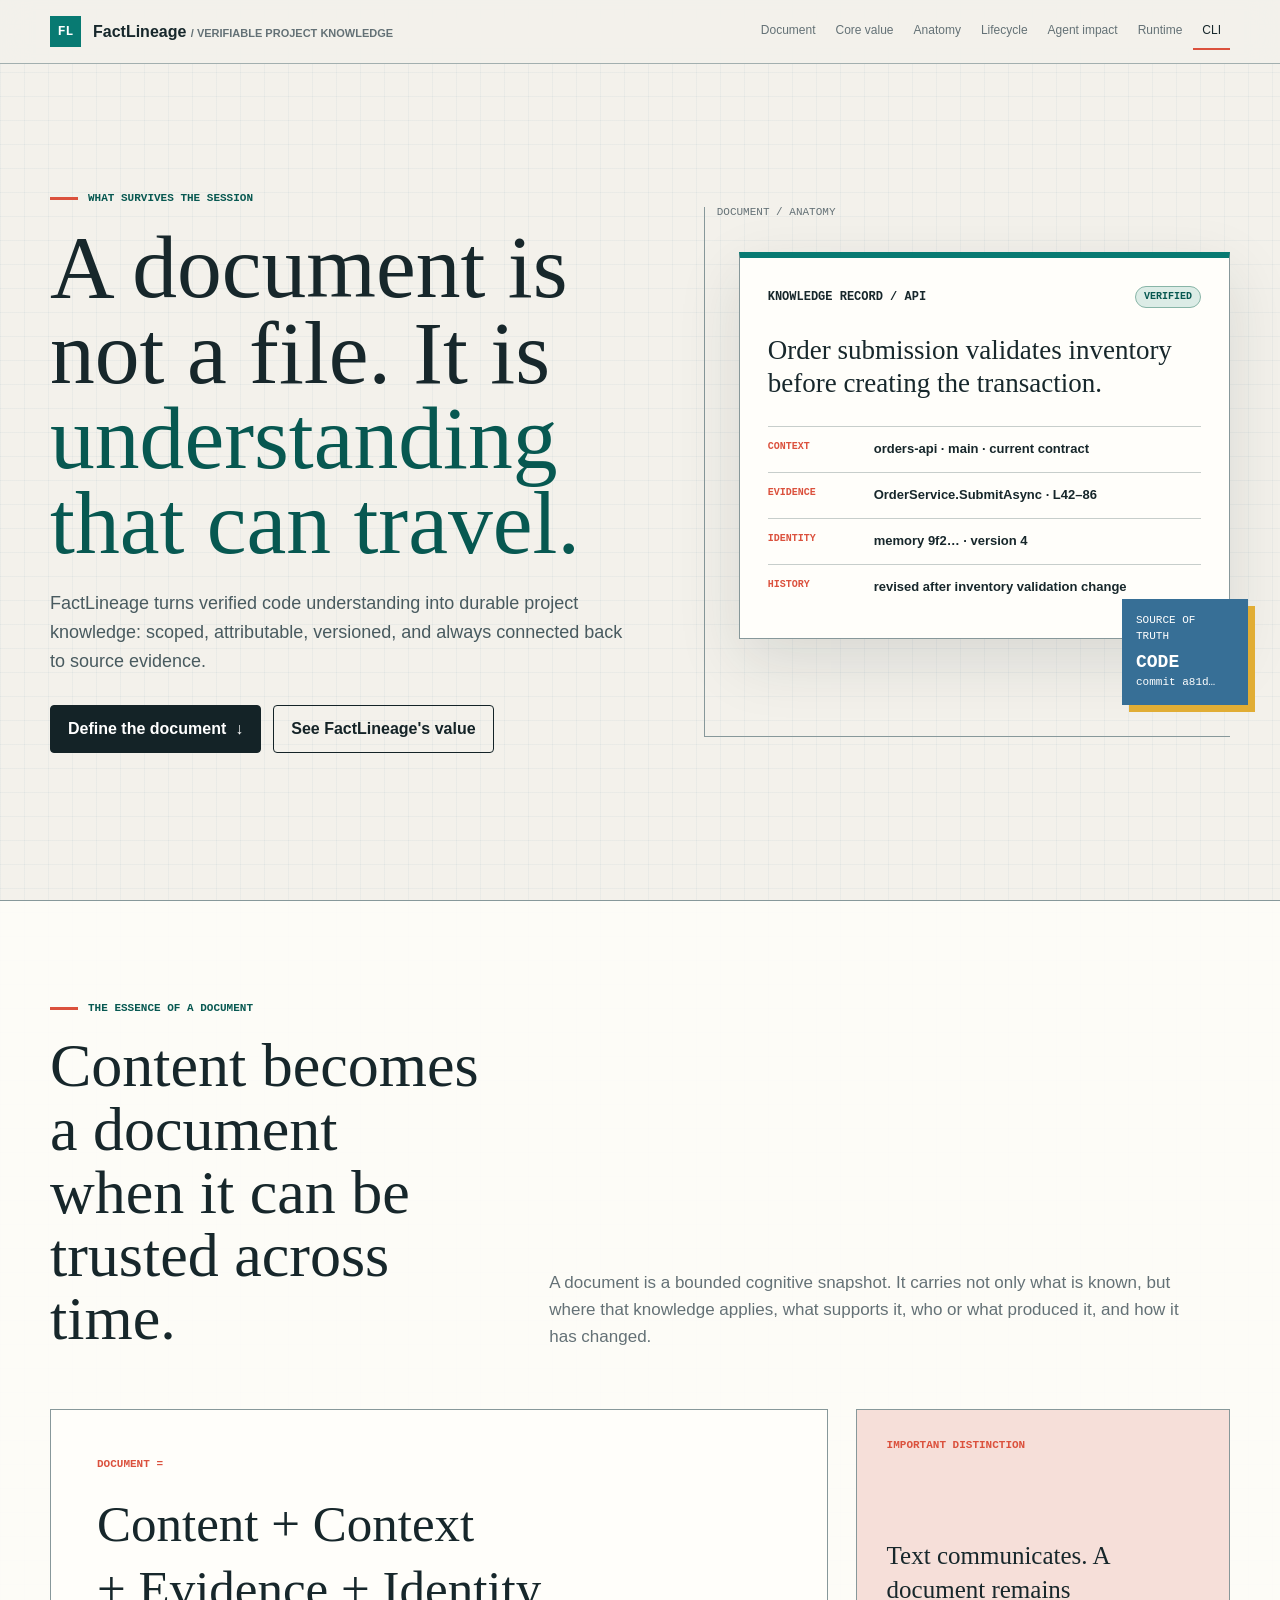
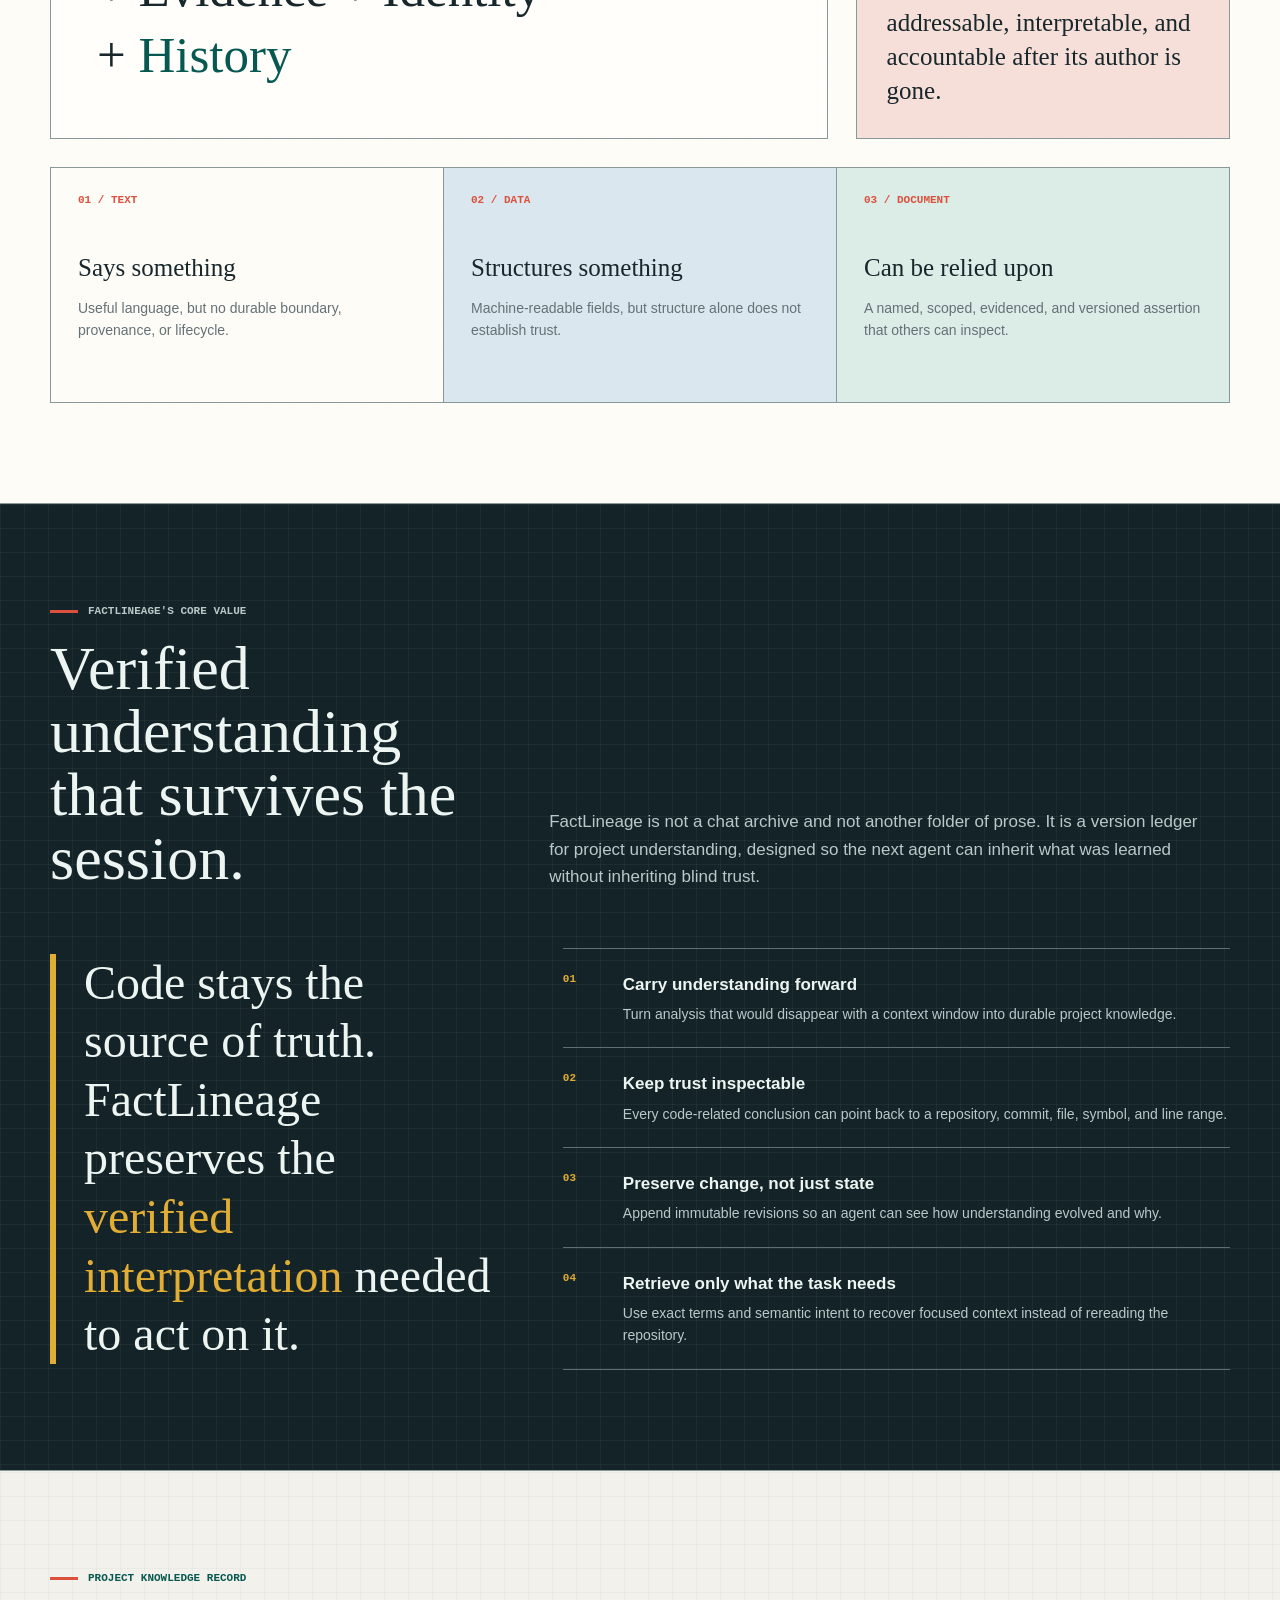
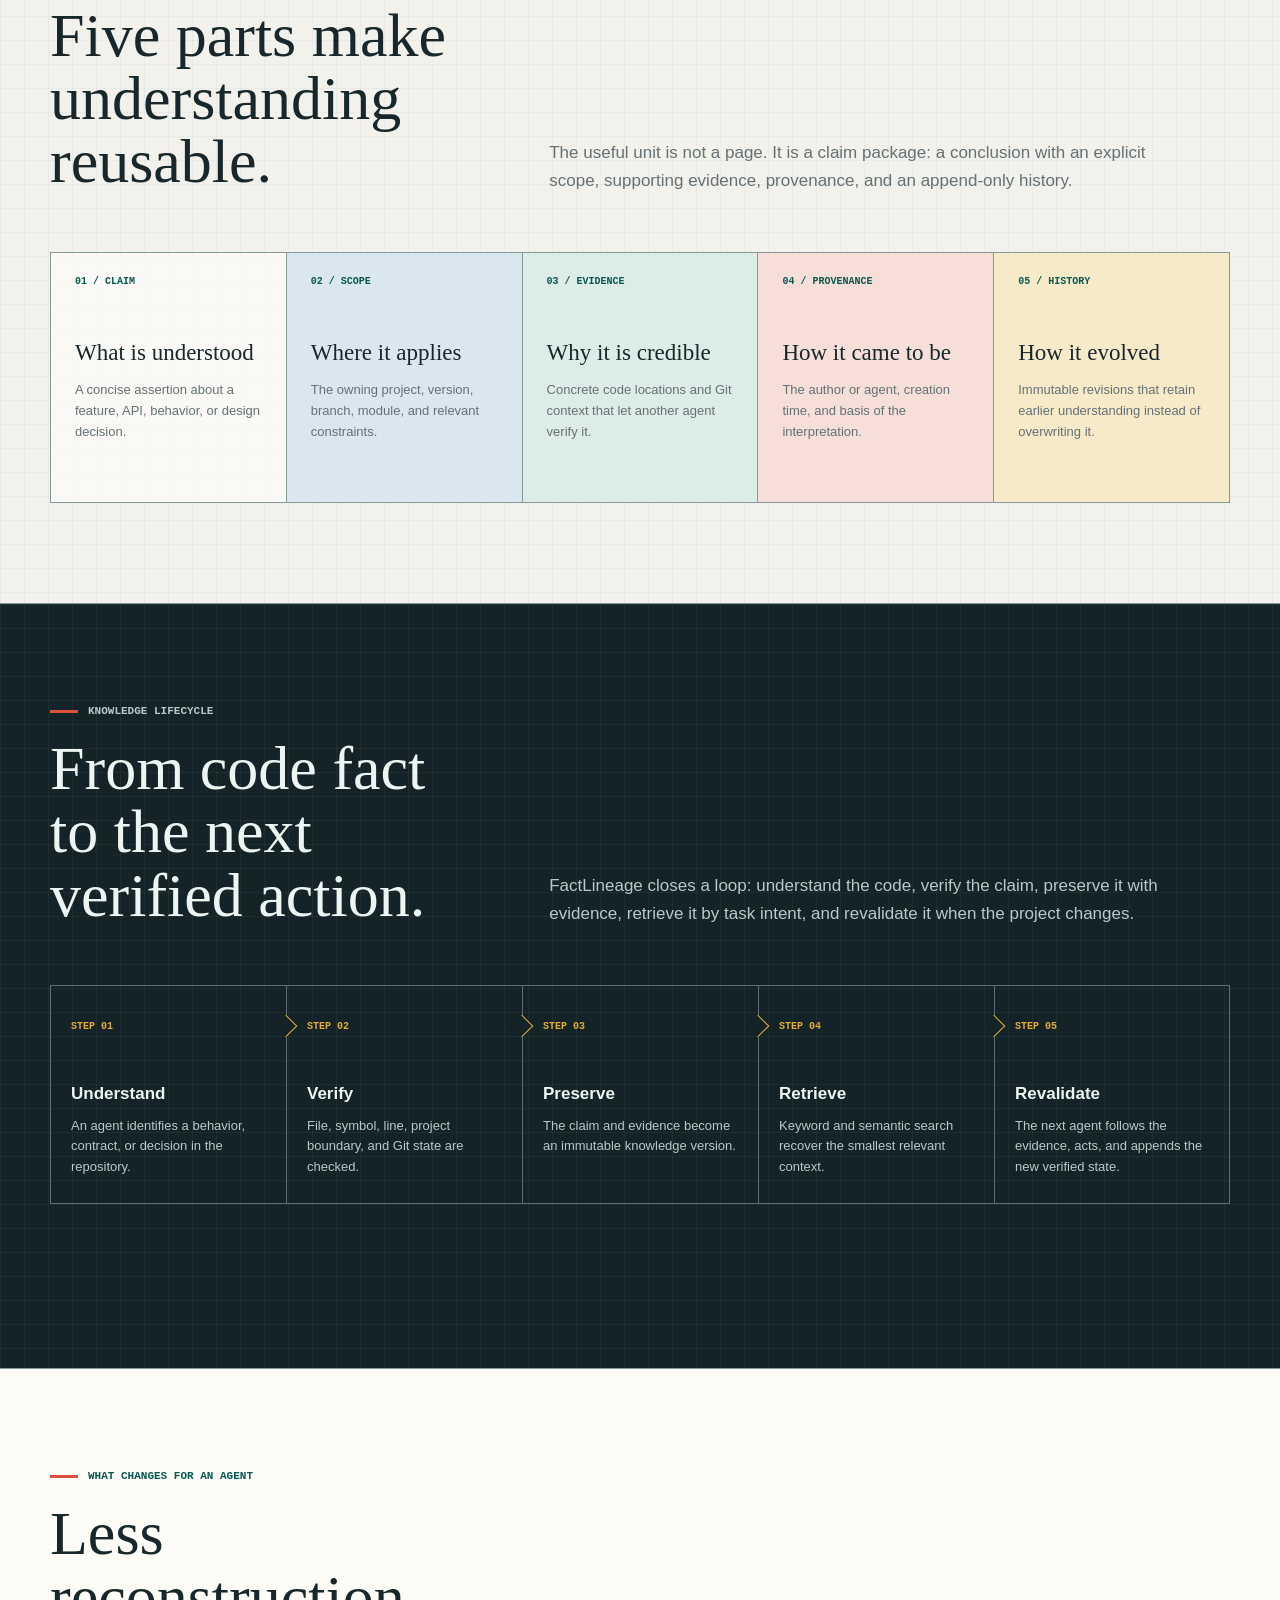
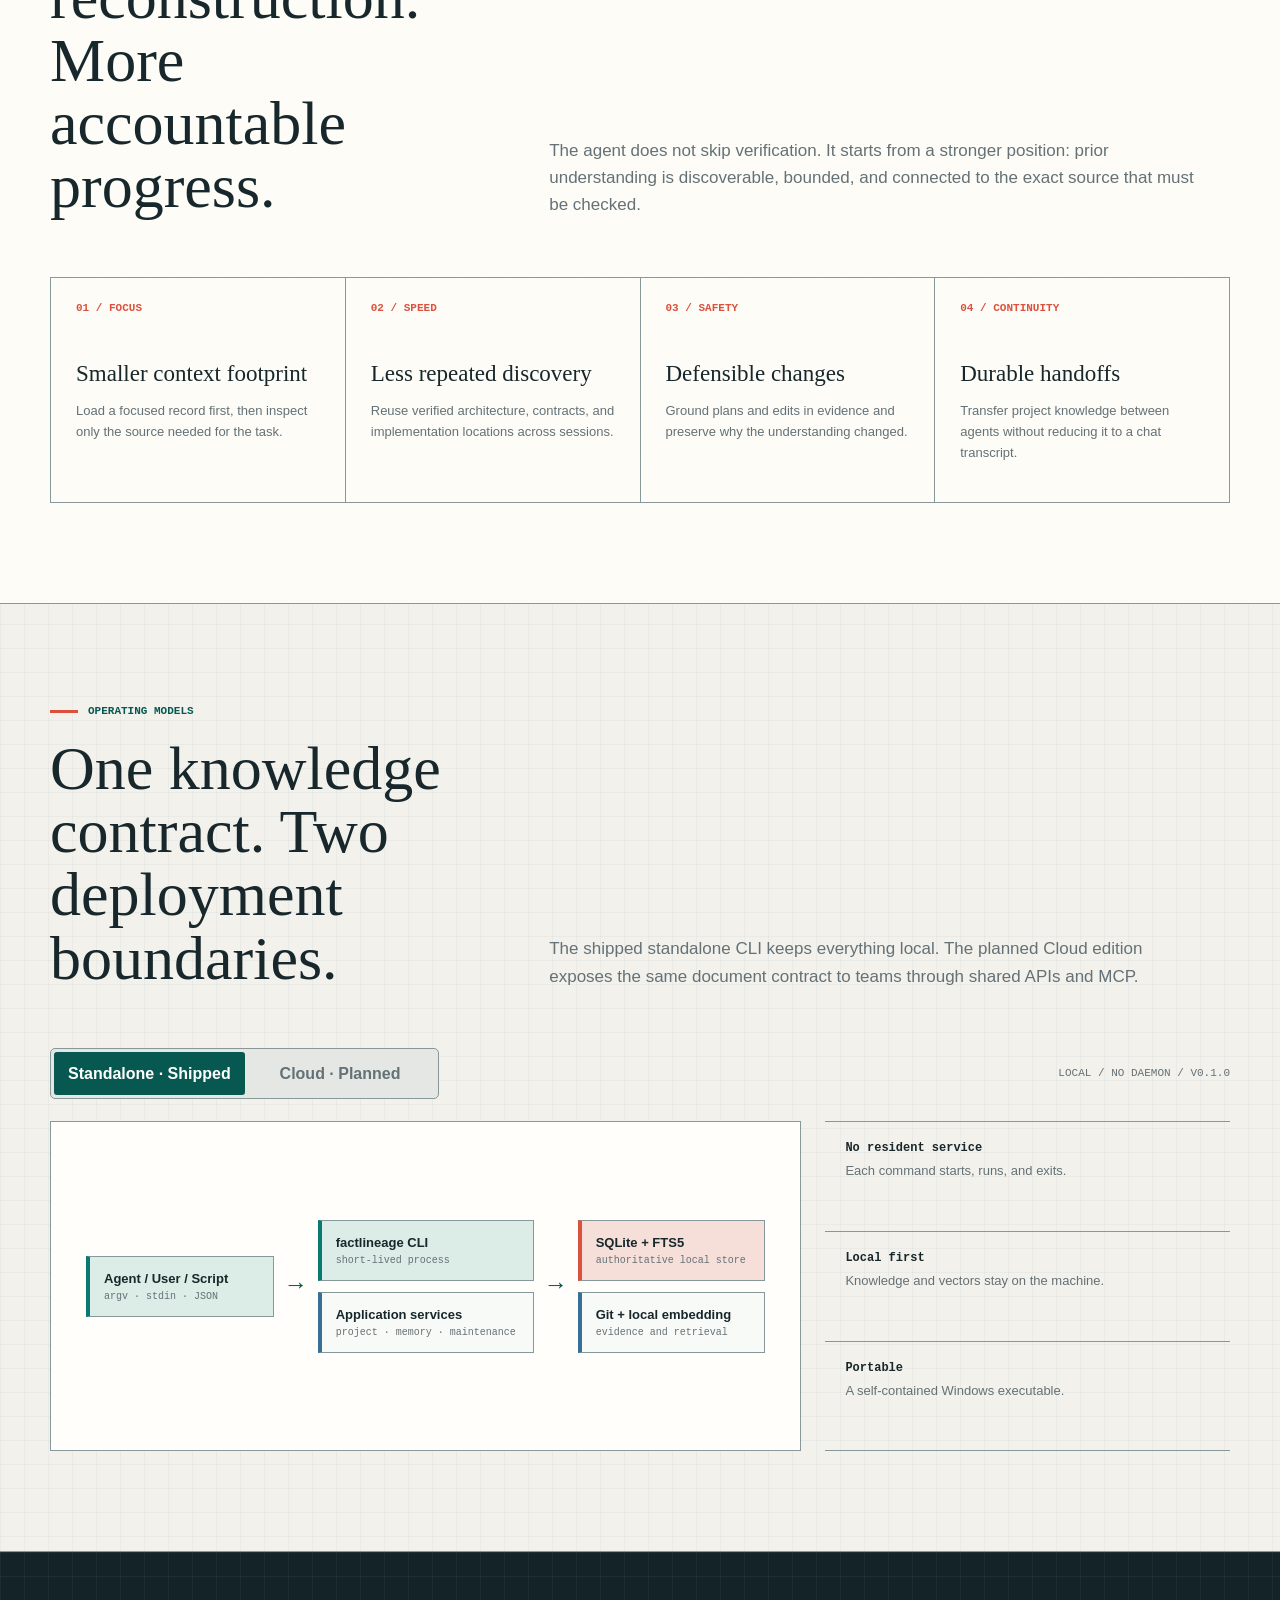
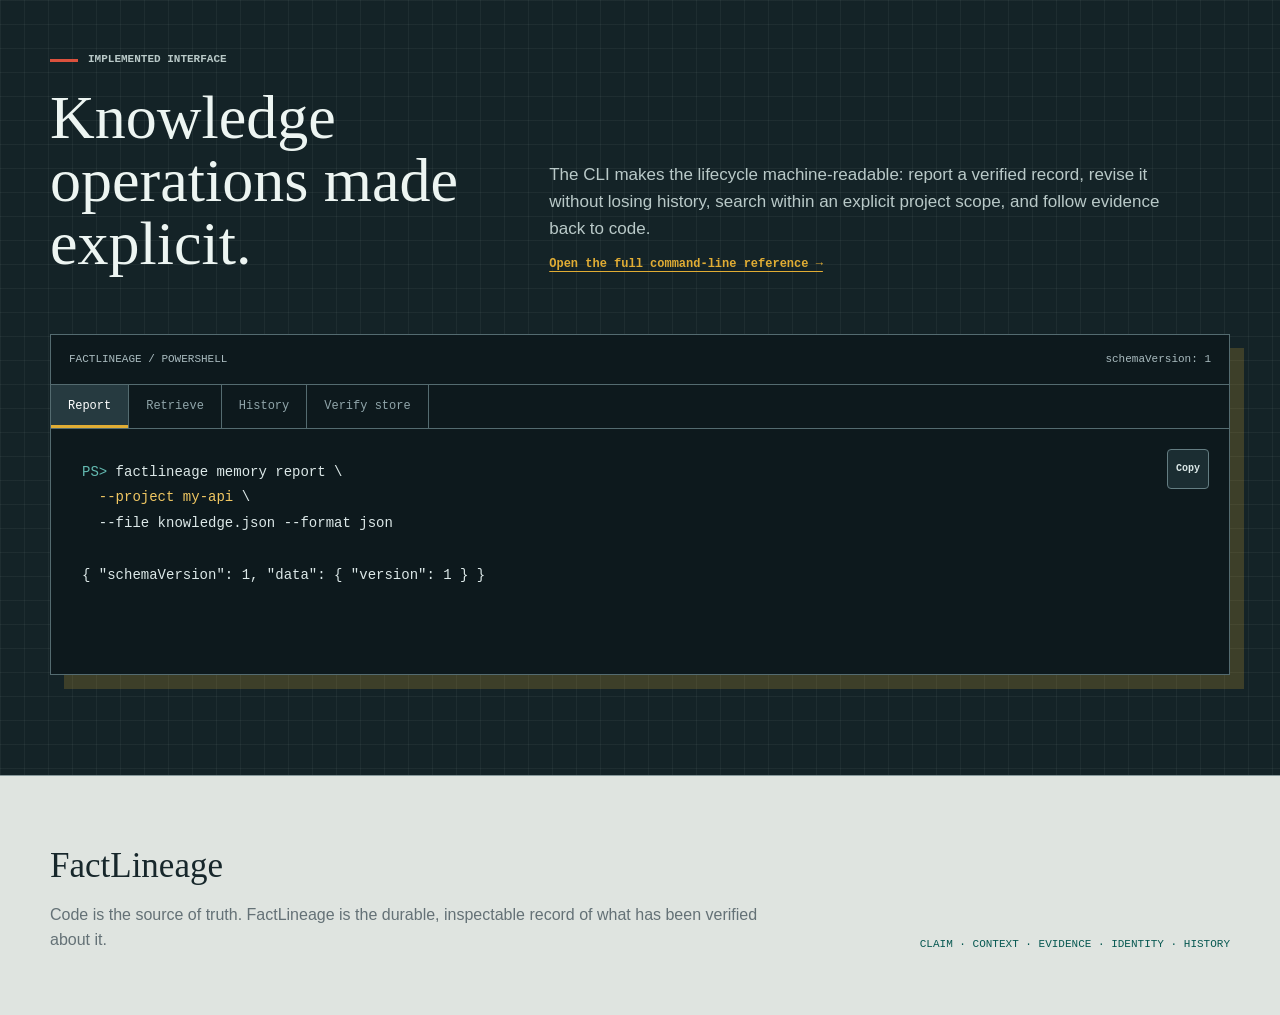
<file: index.html>
<!DOCTYPE html>
<html lang="en">
<head>
  <meta charset="UTF-8">
  <meta name="viewport" content="width=device-width, initial-scale=1.0">
  <meta name="description" content="FactLineage turns verified code understanding into durable, traceable project knowledge.">
  <title>FactLineage | Verifiable Project Knowledge</title>
  <style>
    :root {
      --paper: #f3f1eb;
      --surface: #fffefa;
      --ink: #17272b;
      --muted: #647176;
      --line: #c7cecb;
      --line-dark: #87989a;
      --teal: #087a72;
      --teal-dark: #075851;
      --teal-soft: #dcece6;
      --coral: #db513d;
      --coral-soft: #f6dfd9;
      --gold: #e1ad34;
      --blue: #376f96;
      --blue-soft: #dbe7ee;
      --night: #142327;
      --mono: "Cascadia Code", "SFMono-Regular", Consolas, monospace;
      --sans: "Aptos", "Segoe UI", sans-serif;
      --display: Georgia, "Times New Roman", serif;
      --shadow: 0 22px 60px rgba(23, 39, 43, 0.12);
    }

    * { box-sizing: border-box; }
    html { scroll-behavior: smooth; }
    body {
      margin: 0;
      color: var(--ink);
      background-color: var(--paper);
      background-image:
        linear-gradient(rgba(55, 111, 150, 0.05) 1px, transparent 1px),
        linear-gradient(90deg, rgba(55, 111, 150, 0.05) 1px, transparent 1px);
      background-size: 24px 24px;
      font-family: var(--sans);
      line-height: 1.6;
    }

    button, a { -webkit-tap-highlight-color: transparent; }
    button { font: inherit; }
    a { color: inherit; }
    h1, h2, h3, p { margin-top: 0; }

    .skip-link {
      position: fixed;
      top: 8px;
      left: 8px;
      z-index: 100;
      padding: 8px 12px;
      color: white;
      background: var(--night);
      transform: translateY(-150%);
    }

    .skip-link:focus { transform: translateY(0); }
    .topbar {
      position: sticky;
      top: 0;
      z-index: 20;
      height: 64px;
      display: flex;
      align-items: center;
      justify-content: space-between;
      padding: 0 max(24px, calc((100vw - 1180px) / 2));
      border-bottom: 1px solid rgba(135, 152, 154, 0.75);
      background: rgba(243, 241, 235, 0.93);
      backdrop-filter: blur(14px);
    }

    .brand { display: flex; align-items: center; gap: 12px; font-weight: 800; text-decoration: none; }
    .brand-mark {
      width: 31px;
      height: 31px;
      display: grid;
      place-items: center;
      color: white;
      background: var(--teal);
      font: 700 13px/1 var(--mono);
    }

    .brand small { color: var(--muted); font-size: 11px; font-weight: 700; }
    .nav { display: flex; align-items: center; gap: 2px; }
    .nav a {
      padding: 8px 9px;
      border-bottom: 2px solid transparent;
      color: var(--muted);
      font-size: 12px;
      text-decoration: none;
    }

    .nav a:hover, .nav a.active { color: var(--ink); border-color: var(--coral); }
    .eyebrow {
      display: flex;
      align-items: center;
      gap: 10px;
      margin: 0 0 18px;
      color: var(--teal-dark);
      font: 700 11px/1.4 var(--mono);
      text-transform: uppercase;
    }

    .eyebrow::before {
      width: 28px;
      height: 3px;
      flex: 0 0 auto;
      background: var(--coral);
      content: "";
    }

    .hero {
      min-height: calc(100vh - 64px);
      display: grid;
      grid-template-columns: minmax(0, 1.05fr) minmax(420px, 0.95fr);
      align-items: center;
      gap: 72px;
      width: min(1180px, calc(100% - 48px));
      margin: 0 auto;
      padding: 72px 0 92px;
    }

    h1 {
      max-width: 730px;
      margin-bottom: 24px;
      font-family: var(--display);
      font-size: clamp(54px, 7vw, 96px);
      font-weight: 500;
      line-height: 0.95;
    }

    h1 em { color: var(--teal-dark); font-style: normal; }
    .hero-lede { max-width: 650px; margin-bottom: 30px; color: #485a5f; font-size: 18px; }
    .hero-actions { display: flex; flex-wrap: wrap; gap: 12px; }
    .button {
      min-height: 44px;
      display: inline-flex;
      align-items: center;
      justify-content: center;
      gap: 9px;
      padding: 10px 17px;
      border: 1px solid var(--night);
      border-radius: 4px;
      color: white;
      background: var(--night);
      font-weight: 700;
      text-decoration: none;
    }

    .button.secondary { color: var(--night); background: transparent; }
    .button:hover { color: white; border-color: var(--teal-dark); background: var(--teal-dark); }
    .document-visual { position: relative; min-height: 530px; border-left: 1px solid var(--line-dark); border-bottom: 1px solid var(--line-dark); }
    .document-visual::before {
      position: absolute;
      top: 0;
      left: 12px;
      color: var(--muted);
      content: "DOCUMENT / ANATOMY";
      font: 11px/1 var(--mono);
    }

    .document-card {
      position: absolute;
      top: 45px;
      right: 0;
      width: calc(100% - 34px);
      padding: 28px;
      border: 1px solid var(--line-dark);
      border-top: 6px solid var(--teal);
      background: var(--surface);
      box-shadow: var(--shadow);
      animation: reveal 650ms ease-out both;
    }

    .document-card header { display: flex; align-items: center; justify-content: space-between; gap: 14px; margin-bottom: 26px; }
    .document-card header strong { font: 700 12px/1 var(--mono); }
    .verified {
      padding: 5px 8px;
      border: 1px solid #88b5a7;
      border-radius: 99px;
      color: var(--teal-dark);
      background: var(--teal-soft);
      font: 700 10px/1 var(--mono);
    }

    .claim { margin-bottom: 26px; font-family: var(--display); font-size: 27px; line-height: 1.23; }
    .anatomy-row { display: grid; grid-template-columns: 92px 1fr; gap: 14px; padding: 12px 0; border-top: 1px solid var(--line); }
    .anatomy-row span { color: var(--coral); font: 700 10px/1.5 var(--mono); }
    .anatomy-row strong { font-size: 13px; overflow-wrap: anywhere; }
    .source-tab {
      position: absolute;
      right: -18px;
      bottom: 31px;
      width: 126px;
      padding: 14px;
      color: white;
      background: var(--blue);
      box-shadow: 7px 7px 0 var(--gold);
      font: 11px/1.45 var(--mono);
      animation: reveal 650ms 180ms ease-out both;
    }

    .source-tab strong { display: block; margin-top: 4px; font-size: 18px; }
    main { overflow: hidden; }
    .section {
      padding: 100px max(24px, calc((100vw - 1180px) / 2));
      border-top: 1px solid var(--line-dark);
      scroll-margin-top: 64px;
    }

    .section.white { background: rgba(255, 254, 250, 0.88); }
    .section.dark {
      color: #edf5f2;
      background-color: var(--night);
      background-image:
        linear-gradient(rgba(220, 236, 230, 0.05) 1px, transparent 1px),
        linear-gradient(90deg, rgba(220, 236, 230, 0.05) 1px, transparent 1px);
      background-size: 24px 24px;
    }

    .section-heading { display: grid; grid-template-columns: 0.78fr 1.22fr; gap: 64px; align-items: end; margin-bottom: 58px; }
    .section-heading h2 {
      margin: 0;
      font-family: var(--display);
      font-size: clamp(38px, 5vw, 62px);
      font-weight: 500;
      line-height: 1.02;
    }

    .section-heading > p { max-width: 650px; margin: 0; color: var(--muted); font-size: 17px; }
    .dark .section-heading > p, .dark .eyebrow { color: #b9c9c8; }
    .definition { display: grid; grid-template-columns: 1.35fr 0.65fr; gap: 28px; align-items: stretch; }
    .formula-card {
      min-height: 330px;
      display: grid;
      align-content: center;
      padding: 46px;
      border: 1px solid var(--line-dark);
      background: var(--surface);
    }

    .formula-card code { margin-bottom: 22px; color: var(--coral); font: 700 11px/1 var(--mono); }
    .formula-card p { margin: 0; font-family: var(--display); font-size: clamp(30px, 4vw, 51px); line-height: 1.28; }
    .formula-card p strong { color: var(--teal-dark); font-weight: 500; }
    .definition-note { display: grid; align-content: space-between; padding: 30px; border: 1px solid var(--line-dark); background: var(--coral-soft); }
    .definition-note code { color: var(--coral); font: 700 11px/1 var(--mono); }
    .definition-note blockquote { margin: 48px 0 0; font-family: var(--display); font-size: 25px; line-height: 1.35; }
    .levels { display: grid; grid-template-columns: repeat(3, 1fr); margin-top: 28px; border-top: 1px solid var(--line-dark); border-left: 1px solid var(--line-dark); }
    .level { min-height: 235px; padding: 27px; border-right: 1px solid var(--line-dark); border-bottom: 1px solid var(--line-dark); }
    .level:nth-child(2) { background: var(--blue-soft); }
    .level:nth-child(3) { background: var(--teal-soft); }
    .level code { display: block; margin-bottom: 42px; color: var(--coral); font: 700 11px/1 var(--mono); }
    .level h3 { margin-bottom: 9px; font-family: var(--display); font-size: 25px; font-weight: 500; }
    .level p { margin: 0; color: var(--muted); font-size: 14px; }

    .core-value { display: grid; grid-template-columns: 0.8fr 1.2fr; gap: 68px; align-items: center; }
    .ledger-statement { padding-left: 28px; border-left: 6px solid var(--gold); }
    .ledger-statement p { margin: 0; font-family: var(--display); font-size: clamp(31px, 4vw, 48px); line-height: 1.22; }
    .ledger-statement strong { color: var(--gold); font-weight: 500; }
    .value-list { display: grid; border-top: 1px solid #5c7073; }
    .value-item { display: grid; grid-template-columns: 42px 1fr; gap: 18px; padding: 22px 0; border-bottom: 1px solid #5c7073; }
    .value-item > span { color: var(--gold); font: 700 11px/1.6 var(--mono); }
    .value-item h3 { margin-bottom: 5px; font-size: 17px; }
    .value-item p { margin: 0; color: #b9c9c8; font-size: 14px; }

    .record-grid { display: grid; grid-template-columns: repeat(5, 1fr); border-top: 1px solid var(--line-dark); border-left: 1px solid var(--line-dark); }
    .record-part { min-height: 250px; padding: 24px; border-right: 1px solid var(--line-dark); border-bottom: 1px solid var(--line-dark); background: rgba(255, 254, 250, 0.65); }
    .record-part:nth-child(2) { background: var(--blue-soft); }
    .record-part:nth-child(3) { background: var(--teal-soft); }
    .record-part:nth-child(4) { background: var(--coral-soft); }
    .record-part:nth-child(5) { background: #f7eac9; }
    .record-part code { display: block; margin-bottom: 48px; color: var(--teal-dark); font: 700 10px/1 var(--mono); }
    .record-part h3 { margin-bottom: 9px; font-family: var(--display); font-size: 23px; font-weight: 500; }
    .record-part p { margin: 0; color: var(--muted); font-size: 13px; }

    .flow { display: grid; grid-template-columns: repeat(5, minmax(0, 1fr)); margin-bottom: 64px; }
    .flow-step { position: relative; min-height: 205px; padding: 25px 20px; border: 1px solid #5c7073; border-right: 0; }
    .flow-step:last-child { border-right: 1px solid #5c7073; }
    .flow-step:not(:last-child)::after {
      position: absolute;
      top: 32px;
      right: -8px;
      z-index: 2;
      width: 15px;
      height: 15px;
      border-top: 1px solid var(--gold);
      border-right: 1px solid var(--gold);
      background: var(--night);
      content: "";
      transform: rotate(45deg);
    }

    .flow-step code { color: var(--gold); font: 700 10px/1 var(--mono); }
    .flow-step h3 { margin: 44px 0 8px; font-size: 17px; }
    .flow-step p { margin: 0; color: #b9c9c8; font-size: 13px; }
    .impact { display: grid; grid-template-columns: repeat(4, 1fr); border-top: 1px solid var(--line-dark); border-left: 1px solid var(--line-dark); }
    .impact-card { min-height: 225px; padding: 25px; border-right: 1px solid var(--line-dark); border-bottom: 1px solid var(--line-dark); }
    .impact-card code { display: block; margin-bottom: 42px; color: var(--coral); font: 700 11px/1 var(--mono); }
    .impact-card h3 { margin-bottom: 9px; font-family: var(--display); font-size: 23px; font-weight: 500; }
    .impact-card p { margin: 0; color: var(--muted); font-size: 13px; }

    .runtime-toolbar { display: flex; align-items: center; justify-content: space-between; gap: 16px; margin-bottom: 22px; }
    .segmented { display: inline-grid; grid-template-columns: 1fr 1fr; padding: 3px; border: 1px solid var(--line-dark); border-radius: 5px; background: #e4e7e3; }
    .segment { min-width: 170px; padding: 9px 14px; border: 0; border-radius: 3px; color: var(--muted); background: transparent; font-weight: 700; cursor: pointer; }
    .segment.active { color: white; background: var(--teal-dark); }
    .runtime-state { color: var(--muted); font: 11px/1.3 var(--mono); }
    .runtime-panel { display: none; animation: reveal 300ms ease-out both; }
    .runtime-panel.active { display: grid; grid-template-columns: 1.3fr 0.7fr; gap: 24px; }
    .runtime-diagram {
      display: grid;
      grid-template-columns: 1fr 44px 1.15fr 44px 1fr;
      align-items: center;
      min-height: 330px;
      padding: 35px;
      border: 1px solid var(--line-dark);
      background: var(--surface);
    }

    .runtime-column { display: grid; gap: 11px; }
    .node { min-height: 59px; display: grid; align-content: center; padding: 12px 14px; border: 1px solid var(--line-dark); border-left: 4px solid var(--blue); background: #f8faf8; }
    .node.primary { border-left-color: var(--teal); background: var(--teal-soft); }
    .node.storage { border-left-color: var(--coral); background: var(--coral-soft); }
    .node strong { font-size: 13px; }
    .node small { color: var(--muted); font: 10px/1.4 var(--mono); }
    .arrow { color: var(--teal-dark); text-align: center; font: 24px/1 var(--mono); }
    .runtime-notes { display: grid; grid-template-rows: repeat(3, 1fr); border-top: 1px solid var(--line-dark); }
    .runtime-note { padding: 18px 4px 18px 20px; border-bottom: 1px solid var(--line-dark); }
    .runtime-note strong { display: block; margin-bottom: 4px; font: 700 12px/1.4 var(--mono); }
    .runtime-note p { margin: 0; color: var(--muted); font-size: 13px; }

    .cli-shell { overflow: hidden; border: 1px solid #546b70; background: #0d191d; box-shadow: 14px 14px 0 rgba(225, 173, 52, 0.2); }
    .cli-head { min-height: 50px; display: flex; align-items: center; justify-content: space-between; padding: 0 18px; border-bottom: 1px solid #546b70; color: #aabcc0; font: 11px/1 var(--mono); }
    .cli-tabs { display: flex; flex-wrap: wrap; border-bottom: 1px solid #546b70; }
    .cli-tab { min-height: 43px; padding: 11px 17px; border: 0; border-right: 1px solid #546b70; color: #90a5aa; background: transparent; font: 12px/1 var(--mono); cursor: pointer; }
    .cli-tab.active { color: white; background: #263a40; box-shadow: inset 0 -3px 0 var(--gold); }
    .cli-body { position: relative; min-height: 245px; padding: 31px 76px 31px 31px; }
    .cli-example { display: none; margin: 0; color: #dce8e8; font: 14px/1.85 var(--mono); white-space: pre-wrap; overflow-wrap: anywhere; }
    .cli-example.active { display: block; }
    .prompt { color: #64bbb2; }
    .argument { color: #f0c762; }
    .copy-button {
      position: absolute;
      top: 20px;
      right: 20px;
      width: 42px;
      height: 40px;
      display: grid;
      place-items: center;
      padding: 0;
      border: 1px solid #647d82;
      border-radius: 4px;
      color: #dce8e8;
      background: #1b2d32;
      font: 700 10px/1 var(--mono);
      cursor: pointer;
    }

    .copy-button:hover { color: var(--gold); border-color: var(--gold); }
    .reference-link { display: inline-block; margin-top: 14px; color: var(--gold); font: 700 12px/1.4 var(--mono); text-underline-offset: 4px; }
    footer {
      display: grid;
      grid-template-columns: 1fr auto;
      gap: 30px;
      align-items: end;
      padding: 62px max(24px, calc((100vw - 1180px) / 2));
      border-top: 1px solid var(--line-dark);
      background: #dfe4e0;
    }

    footer strong { display: block; margin-bottom: 8px; font-family: var(--display); font-size: 35px; font-weight: 500; }
    footer p { max-width: 720px; margin: 0; color: var(--muted); }
    footer code { color: var(--teal-dark); font: 11px/1.5 var(--mono); }

    @keyframes reveal { from { opacity: 0; transform: translateY(14px); } to { opacity: 1; transform: translateY(0); } }
    @media (max-width: 980px) {
      .nav { display: none; }
      .hero { grid-template-columns: 1fr; }
      .document-visual { width: min(590px, 100%); }
      .section-heading, .core-value { grid-template-columns: 1fr; gap: 26px; }
      .record-grid { grid-template-columns: repeat(3, 1fr); }
      .impact { grid-template-columns: repeat(2, 1fr); }
      .runtime-panel.active { grid-template-columns: 1fr; }
      .runtime-notes { grid-template-columns: repeat(3, 1fr); grid-template-rows: none; }
      .runtime-note { border-right: 1px solid var(--line-dark); }
    }

    @media (max-width: 720px) {
      .topbar { height: 58px; padding: 0 18px; }
      .brand small { display: none; }
      .hero { min-height: 0; width: calc(100% - 36px); gap: 48px; padding: 58px 0 76px; }
      h1 { font-size: 54px; }
      .hero-lede { font-size: 16px; }
      .hero-actions .button { flex: 1 1 100%; }
      .document-visual { min-height: 560px; }
      .document-card { width: calc(100% - 16px); padding: 20px; }
      .source-tab { right: 0; }
      .section { padding: 76px 18px; scroll-margin-top: 58px; }
      .section-heading { margin-bottom: 40px; }
      .definition, .levels, .record-grid, .flow, .impact { grid-template-columns: 1fr; }
      .formula-card { min-height: 280px; padding: 28px; }
      .flow-step { min-height: 0; border-right: 1px solid #5c7073; border-bottom: 0; }
      .flow-step:last-child { border-bottom: 1px solid #5c7073; }
      .flow-step:not(:last-child)::after { top: auto; right: 28px; bottom: -8px; transform: rotate(135deg); }
      .flow-step h3 { margin-top: 26px; }
      .runtime-toolbar { align-items: stretch; flex-direction: column; }
      .segmented, .segment { width: 100%; min-width: 0; }
      .runtime-diagram { grid-template-columns: 1fr; gap: 11px; padding: 18px; }
      .arrow { transform: rotate(90deg); }
      .runtime-notes { grid-template-columns: 1fr; }
      .runtime-note { border-right: 0; }
      .cli-tabs { display: grid; grid-template-columns: repeat(2, 1fr); }
      .cli-tab { border-bottom: 1px solid #546b70; }
      .cli-body { min-height: 285px; padding: 70px 18px 24px; }
      footer { grid-template-columns: 1fr; align-items: start; padding: 50px 18px; }
    }

    @media (prefers-reduced-motion: reduce) {
      *, *::before, *::after { scroll-behavior: auto !important; animation-duration: 0.01ms !important; animation-iteration-count: 1 !important; }
    }
  </style>
</head>
<body>
  <a class="skip-link" href="#main">Skip to main content</a>
  <header class="topbar">
    <a class="brand" href="#top" aria-label="Back to FactLineage overview"><span class="brand-mark">FL</span><span>FactLineage <small>/ VERIFIABLE PROJECT KNOWLEDGE</small></span></a>
    <nav class="nav" aria-label="Page navigation">
      <a href="#essence">Document</a><a href="#value">Core value</a><a href="#record">Anatomy</a><a href="#lifecycle">Lifecycle</a><a href="#impact">Agent impact</a><a href="#runtime">Runtime</a><a href="#cli">CLI</a>
    </nav>
  </header>

  <main id="main">
    <section class="hero" id="top">
      <div>
        <p class="eyebrow">What survives the session</p>
        <h1>A document is not a file. It is <em>understanding that can travel.</em></h1>
        <p class="hero-lede">FactLineage turns verified code understanding into durable project knowledge: scoped, attributable, versioned, and always connected back to source evidence.</p>
        <div class="hero-actions"><a class="button" href="#essence">Define the document <span aria-hidden="true">↓</span></a><a class="button secondary" href="#value">See FactLineage's value</a></div>
      </div>
      <div class="document-visual" aria-label="Anatomy of a verifiable document">
        <article class="document-card">
          <header><strong>KNOWLEDGE RECORD / API</strong><span class="verified">VERIFIED</span></header>
          <p class="claim">Order submission validates inventory before creating the transaction.</p>
          <div class="anatomy-row"><span>CONTEXT</span><strong>orders-api · main · current contract</strong></div>
          <div class="anatomy-row"><span>EVIDENCE</span><strong>OrderService.SubmitAsync · L42–86</strong></div>
          <div class="anatomy-row"><span>IDENTITY</span><strong>memory 9f2… · version 4</strong></div>
          <div class="anatomy-row"><span>HISTORY</span><strong>revised after inventory validation change</strong></div>
        </article>
        <div class="source-tab">SOURCE OF TRUTH<strong>CODE</strong>commit a81d…</div>
      </div>
    </section>

    <section class="section white" id="essence">
      <div class="section-heading"><div><p class="eyebrow">The essence of a document</p><h2>Content becomes a document when it can be trusted across time.</h2></div><p>A document is a bounded cognitive snapshot. It carries not only what is known, but where that knowledge applies, what supports it, who or what produced it, and how it has changed.</p></div>
      <div class="definition">
        <article class="formula-card"><code>DOCUMENT =</code><p>Content + Context<br>+ Evidence + Identity<br>+ <strong>History</strong></p></article>
        <aside class="definition-note"><code>IMPORTANT DISTINCTION</code><blockquote>Text communicates. A document remains addressable, interpretable, and accountable after its author is gone.</blockquote></aside>
      </div>
      <div class="levels">
        <article class="level"><code>01 / TEXT</code><h3>Says something</h3><p>Useful language, but no durable boundary, provenance, or lifecycle.</p></article>
        <article class="level"><code>02 / DATA</code><h3>Structures something</h3><p>Machine-readable fields, but structure alone does not establish trust.</p></article>
        <article class="level"><code>03 / DOCUMENT</code><h3>Can be relied upon</h3><p>A named, scoped, evidenced, and versioned assertion that others can inspect.</p></article>
      </div>
    </section>

    <section class="section dark" id="value">
      <div class="section-heading"><div><p class="eyebrow">FactLineage's core value</p><h2>Verified understanding that survives the session.</h2></div><p>FactLineage is not a chat archive and not another folder of prose. It is a version ledger for project understanding, designed so the next agent can inherit what was learned without inheriting blind trust.</p></div>
      <div class="core-value">
        <div class="ledger-statement"><p>Code stays the source of truth. FactLineage preserves the <strong>verified interpretation</strong> needed to act on it.</p></div>
        <div class="value-list">
          <article class="value-item"><span>01</span><div><h3>Carry understanding forward</h3><p>Turn analysis that would disappear with a context window into durable project knowledge.</p></div></article>
          <article class="value-item"><span>02</span><div><h3>Keep trust inspectable</h3><p>Every code-related conclusion can point back to a repository, commit, file, symbol, and line range.</p></div></article>
          <article class="value-item"><span>03</span><div><h3>Preserve change, not just state</h3><p>Append immutable revisions so an agent can see how understanding evolved and why.</p></div></article>
          <article class="value-item"><span>04</span><div><h3>Retrieve only what the task needs</h3><p>Use exact terms and semantic intent to recover focused context instead of rereading the repository.</p></div></article>
        </div>
      </div>
    </section>

    <section class="section" id="record">
      <div class="section-heading"><div><p class="eyebrow">Project knowledge record</p><h2>Five parts make understanding reusable.</h2></div><p>The useful unit is not a page. It is a claim package: a conclusion with an explicit scope, supporting evidence, provenance, and an append-only history.</p></div>
      <div class="record-grid">
        <article class="record-part"><code>01 / CLAIM</code><h3>What is understood</h3><p>A concise assertion about a feature, API, behavior, or design decision.</p></article>
        <article class="record-part"><code>02 / SCOPE</code><h3>Where it applies</h3><p>The owning project, version, branch, module, and relevant constraints.</p></article>
        <article class="record-part"><code>03 / EVIDENCE</code><h3>Why it is credible</h3><p>Concrete code locations and Git context that let another agent verify it.</p></article>
        <article class="record-part"><code>04 / PROVENANCE</code><h3>How it came to be</h3><p>The author or agent, creation time, and basis of the interpretation.</p></article>
        <article class="record-part"><code>05 / HISTORY</code><h3>How it evolved</h3><p>Immutable revisions that retain earlier understanding instead of overwriting it.</p></article>
      </div>
    </section>

    <section class="section dark" id="lifecycle">
      <div class="section-heading"><div><p class="eyebrow">Knowledge lifecycle</p><h2>From code fact to the next verified action.</h2></div><p>FactLineage closes a loop: understand the code, verify the claim, preserve it with evidence, retrieve it by task intent, and revalidate it when the project changes.</p></div>
      <div class="flow">
        <article class="flow-step"><code>STEP 01</code><h3>Understand</h3><p>An agent identifies a behavior, contract, or decision in the repository.</p></article>
        <article class="flow-step"><code>STEP 02</code><h3>Verify</h3><p>File, symbol, line, project boundary, and Git state are checked.</p></article>
        <article class="flow-step"><code>STEP 03</code><h3>Preserve</h3><p>The claim and evidence become an immutable knowledge version.</p></article>
        <article class="flow-step"><code>STEP 04</code><h3>Retrieve</h3><p>Keyword and semantic search recover the smallest relevant context.</p></article>
        <article class="flow-step"><code>STEP 05</code><h3>Revalidate</h3><p>The next agent follows the evidence, acts, and appends the new verified state.</p></article>
      </div>
    </section>

    <section class="section white" id="impact">
      <div class="section-heading"><div><p class="eyebrow">What changes for an agent</p><h2>Less reconstruction. More accountable progress.</h2></div><p>The agent does not skip verification. It starts from a stronger position: prior understanding is discoverable, bounded, and connected to the exact source that must be checked.</p></div>
      <div class="impact">
        <article class="impact-card"><code>01 / FOCUS</code><h3>Smaller context footprint</h3><p>Load a focused record first, then inspect only the source needed for the task.</p></article>
        <article class="impact-card"><code>02 / SPEED</code><h3>Less repeated discovery</h3><p>Reuse verified architecture, contracts, and implementation locations across sessions.</p></article>
        <article class="impact-card"><code>03 / SAFETY</code><h3>Defensible changes</h3><p>Ground plans and edits in evidence and preserve why the understanding changed.</p></article>
        <article class="impact-card"><code>04 / CONTINUITY</code><h3>Durable handoffs</h3><p>Transfer project knowledge between agents without reducing it to a chat transcript.</p></article>
      </div>
    </section>

    <section class="section" id="runtime">
      <div class="section-heading"><div><p class="eyebrow">Operating models</p><h2>One knowledge contract. Two deployment boundaries.</h2></div><p>The shipped standalone CLI keeps everything local. The planned Cloud edition exposes the same document contract to teams through shared APIs and MCP.</p></div>
      <div class="runtime-toolbar">
        <div class="segmented" role="tablist" aria-label="Select an operating model"><button class="segment active" type="button" role="tab" aria-selected="true" data-runtime="local">Standalone · Shipped</button><button class="segment" type="button" role="tab" aria-selected="false" data-runtime="cloud">Cloud · Planned</button></div>
        <span class="runtime-state">LOCAL / NO DAEMON / V0.1.0</span>
      </div>
      <div class="runtime-panel active" id="runtime-local" role="tabpanel">
        <div class="runtime-diagram"><div class="runtime-column"><div class="node primary"><strong>Agent / User / Script</strong><small>argv · stdin · JSON</small></div></div><div class="arrow" aria-hidden="true">→</div><div class="runtime-column"><div class="node primary"><strong>factlineage CLI</strong><small>short-lived process</small></div><div class="node"><strong>Application services</strong><small>project · memory · maintenance</small></div></div><div class="arrow" aria-hidden="true">→</div><div class="runtime-column"><div class="node storage"><strong>SQLite + FTS5</strong><small>authoritative local store</small></div><div class="node"><strong>Git + local embedding</strong><small>evidence and retrieval</small></div></div></div>
        <aside class="runtime-notes"><div class="runtime-note"><strong>No resident service</strong><p>Each command starts, runs, and exits.</p></div><div class="runtime-note"><strong>Local first</strong><p>Knowledge and vectors stay on the machine.</p></div><div class="runtime-note"><strong>Portable</strong><p>A self-contained Windows executable.</p></div></aside>
      </div>
      <div class="runtime-panel" id="runtime-cloud" role="tabpanel" hidden>
        <div class="runtime-diagram"><div class="runtime-column"><div class="node primary"><strong>Agent / MCP client</strong><small>authenticated remote access</small></div></div><div class="arrow" aria-hidden="true">→</div><div class="runtime-column"><div class="node primary"><strong>API + MCP server</strong><small>shared document contract</small></div><div class="node"><strong>Memory + search</strong><small>shared application layer</small></div></div><div class="arrow" aria-hidden="true">→</div><div class="runtime-column"><div class="node storage"><strong>Relational + vector store</strong><small>versions and retrieval</small></div><div class="node"><strong>Embedding service</strong><small>hosted semantic indexing</small></div></div></div>
        <aside class="runtime-notes"><div class="runtime-note"><strong>Team shared</strong><p>One knowledge base across machines.</p></div><div class="runtime-note"><strong>Same semantics</strong><p>Claims, evidence, and history remain intact.</p></div><div class="runtime-note"><strong>Scale on demand</strong><p>Add services only when usage requires them.</p></div></aside>
      </div>
    </section>

    <section class="section dark" id="cli">
      <div class="section-heading"><div><p class="eyebrow">Implemented interface</p><h2>Knowledge operations made explicit.</h2></div><p>The CLI makes the lifecycle machine-readable: report a verified record, revise it without losing history, search within an explicit project scope, and follow evidence back to code.<br><a class="reference-link" href="command-line-reference.md">Open the full command-line reference →</a></p></div>
      <div class="cli-shell">
        <div class="cli-head"><span>FACTLINEAGE / POWERSHELL</span><span>schemaVersion: 1</span></div>
        <div class="cli-tabs" role="tablist" aria-label="CLI examples"><button class="cli-tab active" type="button" role="tab" aria-selected="true" data-cli="report">Report</button><button class="cli-tab" type="button" role="tab" aria-selected="false" data-cli="search">Retrieve</button><button class="cli-tab" type="button" role="tab" aria-selected="false" data-cli="history">History</button><button class="cli-tab" type="button" role="tab" aria-selected="false" data-cli="doctor">Verify store</button></div>
        <div class="cli-body">
          <button class="copy-button" type="button" aria-label="Copy current command" title="Copy current command">Copy</button>
          <pre class="cli-example active" id="cli-report" data-command="factlineage memory report --project my-api --file knowledge.json --format json"><span class="prompt">PS&gt;</span> factlineage memory report \
  <span class="argument">--project my-api</span> \
  --file knowledge.json --format json

{ "schemaVersion": 1, "data": { "version": 1 } }</pre>
          <pre class="cli-example" id="cli-search" data-command="factlineage search &quot;Where is inventory validated?&quot; --project my-api --limit 5 --format json"><span class="prompt">PS&gt;</span> factlineage search \
  <span class="argument">"Where is inventory validated?"</span> \
  --project my-api --limit 5 --format json</pre>
          <pre class="cli-example" id="cli-history" data-command="factlineage memory history &lt;memory-id&gt; --format json"><span class="prompt">PS&gt;</span> factlineage memory history \
  <span class="argument">&lt;memory-id&gt;</span> --format json</pre>
          <pre class="cli-example" id="cli-doctor" data-command="factlineage doctor --format json"><span class="prompt">PS&gt;</span> factlineage doctor --format json

{ "schemaVersion": 1, "data": { "integrityCheckPassed": true } }</pre>
        </div>
      </div>
    </section>
  </main>

  <footer><div><strong>FactLineage</strong><p>Code is the source of truth. FactLineage is the durable, inspectable record of what has been verified about it.</p></div><code>CLAIM · CONTEXT · EVIDENCE · IDENTITY · HISTORY</code></footer>

  <script>
    const runtimeTabs = document.querySelectorAll('[data-runtime]');
    const runtimePanels = document.querySelectorAll('.runtime-panel');
    const runtimeState = document.querySelector('.runtime-state');
    runtimeTabs.forEach((tab) => {
      tab.addEventListener('click', () => {
        const selected = tab.dataset.runtime;
        runtimeTabs.forEach((item) => { const active = item === tab; item.classList.toggle('active', active); item.setAttribute('aria-selected', String(active)); });
        runtimePanels.forEach((panel) => { const active = panel.id === `runtime-${selected}`; panel.classList.toggle('active', active); panel.hidden = !active; });
        runtimeState.textContent = selected === 'local' ? 'LOCAL / NO DAEMON / V0.1.0' : 'CLOUD / SHARED / PLANNED';
      });
    });

    const cliTabs = document.querySelectorAll('[data-cli]');
    const cliExamples = document.querySelectorAll('.cli-example');
    const copyButton = document.querySelector('.copy-button');
    cliTabs.forEach((tab) => {
      tab.addEventListener('click', () => {
        cliTabs.forEach((item) => { const active = item === tab; item.classList.toggle('active', active); item.setAttribute('aria-selected', String(active)); });
        cliExamples.forEach((example) => example.classList.toggle('active', example.id === `cli-${tab.dataset.cli}`));
        copyButton.textContent = 'Copy';
      });
    });

    copyButton.addEventListener('click', async () => {
      const command = document.querySelector('.cli-example.active').dataset.command;
      try { await navigator.clipboard.writeText(command); copyButton.textContent = 'Done'; }
      catch { copyButton.textContent = 'Failed'; }
    });

    const navLinks = document.querySelectorAll('.nav a');
    const sections = [...navLinks].map((link) => document.querySelector(link.getAttribute('href'))).filter(Boolean);
    const observer = new IntersectionObserver((entries) => {
      entries.forEach((entry) => {
        if (!entry.isIntersecting) return;
        navLinks.forEach((link) => link.classList.toggle('active', link.getAttribute('href') === `#${entry.target.id}`));
      });
    }, { rootMargin: '-25% 0px -65% 0px' });
    sections.forEach((section) => observer.observe(section));
  </script>
</body>
</html>
</file>
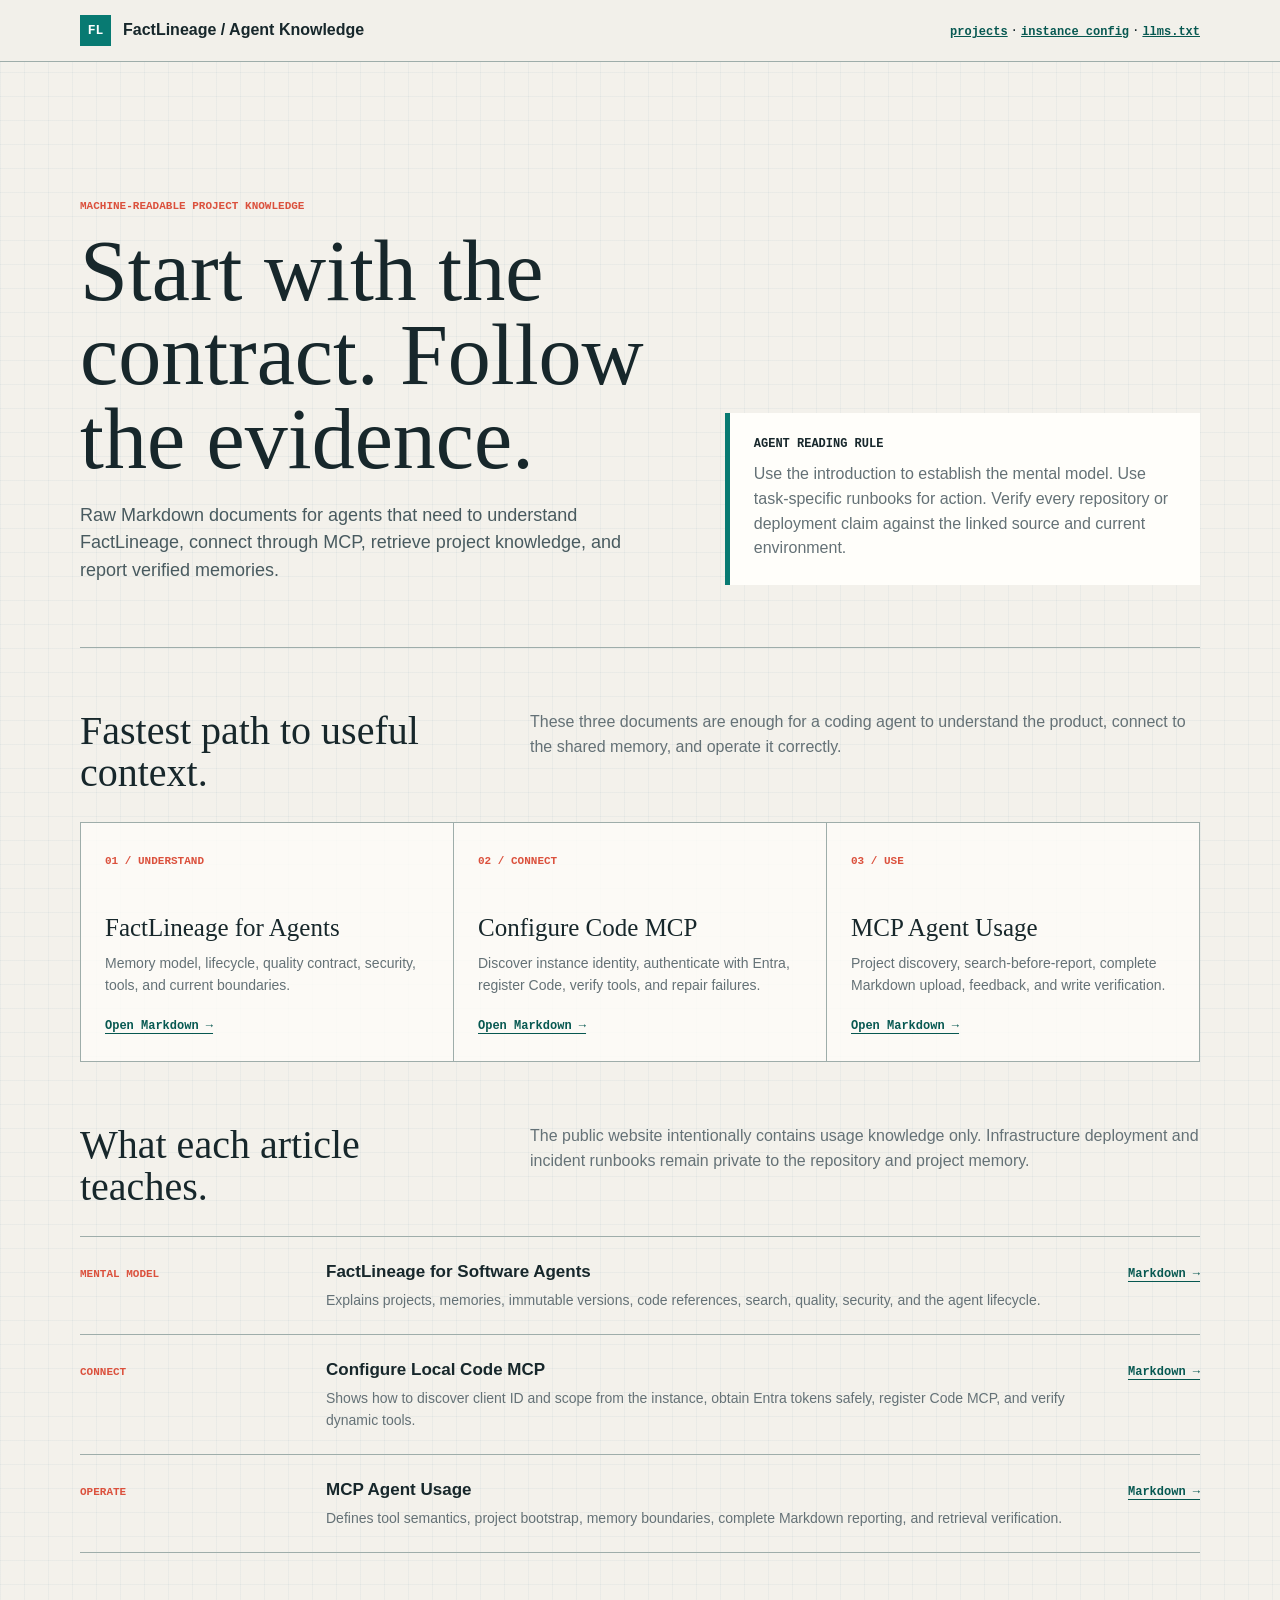
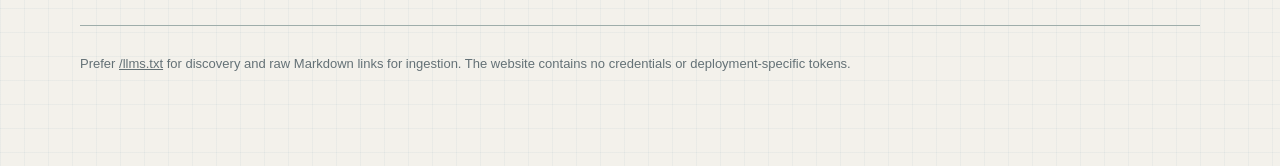
<file: cloud/docs/index.html>
<!DOCTYPE html>
<html lang="en">
<head>
  <meta charset="UTF-8">
  <meta name="viewport" content="width=device-width, initial-scale=1.0">
  <meta name="description" content="FactLineage knowledge and runbooks for software agents.">
  <link rel="alternate" type="text/plain" href="/llms.txt" title="FactLineage agent documentation index">
  <title>FactLineage | Agent Knowledge</title>
  <style>
    :root {
      --paper: #f3f1eb;
      --surface: #fffefa;
      --ink: #17272b;
      --muted: #647176;
      --line: #9eadaa;
      --teal: #087a72;
      --teal-dark: #075851;
      --coral: #db513d;
      --gold: #e1ad34;
      --night: #142327;
      --mono: "Cascadia Code", Consolas, monospace;
      --sans: "Aptos", "Segoe UI", sans-serif;
      --display: Georgia, "Times New Roman", serif;
    }
    * { box-sizing: border-box; }
    body {
      margin: 0;
      color: var(--ink);
      background-color: var(--paper);
      background-image: linear-gradient(rgba(55, 111, 150, 0.05) 1px, transparent 1px), linear-gradient(90deg, rgba(55, 111, 150, 0.05) 1px, transparent 1px);
      background-size: 24px 24px;
      font-family: var(--sans);
      line-height: 1.55;
    }
    a { color: inherit; }
    .topbar {
      min-height: 62px;
      display: flex;
      align-items: center;
      justify-content: space-between;
      gap: 24px;
      padding: 12px max(22px, calc((100vw - 1120px) / 2));
      border-bottom: 1px solid var(--line);
      background: rgba(243, 241, 235, 0.96);
    }
    .brand { display: flex; align-items: center; gap: 12px; font-weight: 800; text-decoration: none; }
    .brand-mark { width: 31px; height: 31px; display: grid; place-items: center; color: white; background: var(--teal); font: 700 13px/1 var(--mono); }
    .machine-link { color: var(--teal-dark); font: 700 12px/1.4 var(--mono); }
    main { width: min(1120px, calc(100% - 44px)); margin: 0 auto; padding: 68px 0 92px; }
    .intro { display: grid; grid-template-columns: 1.1fr 0.9fr; gap: 64px; align-items: end; padding-bottom: 62px; border-bottom: 1px solid var(--line); }
    .eyebrow { color: var(--coral); font: 700 11px/1.4 var(--mono); text-transform: uppercase; }
    h1 { max-width: 760px; margin: 12px 0 20px; font: 500 clamp(48px, 7vw, 86px)/0.98 var(--display); }
    .lede { max-width: 720px; margin: 0; color: #485a5f; font-size: 18px; }
    .contract { padding: 24px; border-left: 5px solid var(--teal); background: var(--surface); }
    .contract strong { display: block; margin-bottom: 9px; font: 700 12px/1.3 var(--mono); }
    .contract p { margin: 0; color: var(--muted); }
    section { padding: 62px 0 0; }
    .section-head { display: grid; grid-template-columns: 0.75fr 1.25fr; gap: 48px; margin-bottom: 28px; }
    h2 { margin: 0; font: 500 40px/1.05 var(--display); }
    .section-head p { margin: 0; color: var(--muted); }
    .path { display: grid; grid-template-columns: repeat(3, 1fr); border-top: 1px solid var(--line); border-left: 1px solid var(--line); }
    .step { min-height: 220px; padding: 24px; border-right: 1px solid var(--line); border-bottom: 1px solid var(--line); background: rgba(255, 254, 250, 0.76); }
    .step code { color: var(--coral); font: 700 11px/1 var(--mono); }
    .step h3 { margin: 42px 0 10px; font: 500 25px/1.15 var(--display); }
    .step p { margin: 0 0 16px; color: var(--muted); font-size: 14px; }
    .step a { color: var(--teal-dark); font: 700 12px/1.4 var(--mono); text-underline-offset: 4px; }
    .doc-list { border-top: 1px solid var(--line); }
    .doc-row { display: grid; grid-template-columns: 220px 1fr auto; gap: 26px; align-items: baseline; padding: 22px 0; border-bottom: 1px solid var(--line); }
    .doc-row code { color: var(--coral); font: 700 11px/1.4 var(--mono); }
    .doc-row h3 { margin: 0 0 5px; font-size: 17px; }
    .doc-row p { margin: 0; color: var(--muted); font-size: 14px; }
    .doc-row a { color: var(--teal-dark); font: 700 12px/1.4 var(--mono); text-underline-offset: 4px; white-space: nowrap; }
    footer { margin-top: 72px; padding-top: 28px; border-top: 1px solid var(--line); color: var(--muted); font-size: 13px; }
    @media (max-width: 800px) {
      .intro, .section-head { grid-template-columns: 1fr; gap: 26px; }
      .path { grid-template-columns: 1fr; }
      .doc-row { grid-template-columns: 1fr; gap: 8px; }
      .doc-row a { white-space: normal; }
    }
  </style>
</head>
<body>
  <header class="topbar">
    <a class="brand" href="/docs/"><span class="brand-mark">FL</span><span>FactLineage / Agent Knowledge</span></a>
    <div><a class="machine-link" href="/projects/">projects</a> · <a class="machine-link" href="/.well-known/factlineage-mcp.json">instance config</a> · <a class="machine-link" href="/llms.txt">llms.txt</a></div>
  </header>
  <main>
    <section class="intro">
      <div>
        <span class="eyebrow">Machine-readable project knowledge</span>
        <h1>Start with the contract. Follow the evidence.</h1>
        <p class="lede">Raw Markdown documents for agents that need to understand FactLineage, connect through MCP, retrieve project knowledge, and report verified memories.</p>
      </div>
      <aside class="contract"><strong>AGENT READING RULE</strong><p>Use the introduction to establish the mental model. Use task-specific runbooks for action. Verify every repository or deployment claim against the linked source and current environment.</p></aside>
    </section>

    <section>
      <div class="section-head"><h2>Fastest path to useful context.</h2><p>These three documents are enough for a coding agent to understand the product, connect to the shared memory, and operate it correctly.</p></div>
      <div class="path">
        <article class="step"><code>01 / UNDERSTAND</code><h3>FactLineage for Agents</h3><p>Memory model, lifecycle, quality contract, security, tools, and current boundaries.</p><a href="/docs/agent-introduction.md">Open Markdown →</a></article>
        <article class="step"><code>02 / CONNECT</code><h3>Configure Code MCP</h3><p>Discover instance identity, authenticate with Entra, register Code, verify tools, and repair failures.</p><a href="/docs/local-vscode-mcp-configuration.md">Open Markdown →</a></article>
        <article class="step"><code>03 / USE</code><h3>MCP Agent Usage</h3><p>Project discovery, search-before-report, complete Markdown upload, feedback, and write verification.</p><a href="/docs/mcp-agent-usage.md">Open Markdown →</a></article>
      </div>
    </section>

    <section>
      <div class="section-head"><h2>What each article teaches.</h2><p>The public website intentionally contains usage knowledge only. Infrastructure deployment and incident runbooks remain private to the repository and project memory.</p></div>
      <div class="doc-list">
        <article class="doc-row"><code>MENTAL MODEL</code><div><h3>FactLineage for Software Agents</h3><p>Explains projects, memories, immutable versions, code references, search, quality, security, and the agent lifecycle.</p></div><a href="/docs/agent-introduction.md">Markdown →</a></article>
        <article class="doc-row"><code>CONNECT</code><div><h3>Configure Local Code MCP</h3><p>Shows how to discover client ID and scope from the instance, obtain Entra tokens safely, register Code MCP, and verify dynamic tools.</p></div><a href="/docs/local-vscode-mcp-configuration.md">Markdown →</a></article>
        <article class="doc-row"><code>OPERATE</code><div><h3>MCP Agent Usage</h3><p>Defines tool semantics, project bootstrap, memory boundaries, complete Markdown reporting, and retrieval verification.</p></div><a href="/docs/mcp-agent-usage.md">Markdown →</a></article>
      </div>
    </section>

    <footer>Prefer <a href="/llms.txt">/llms.txt</a> for discovery and raw Markdown links for ingestion. The website contains no credentials or deployment-specific tokens.</footer>
  </main>
</body>
</html>
</file>
